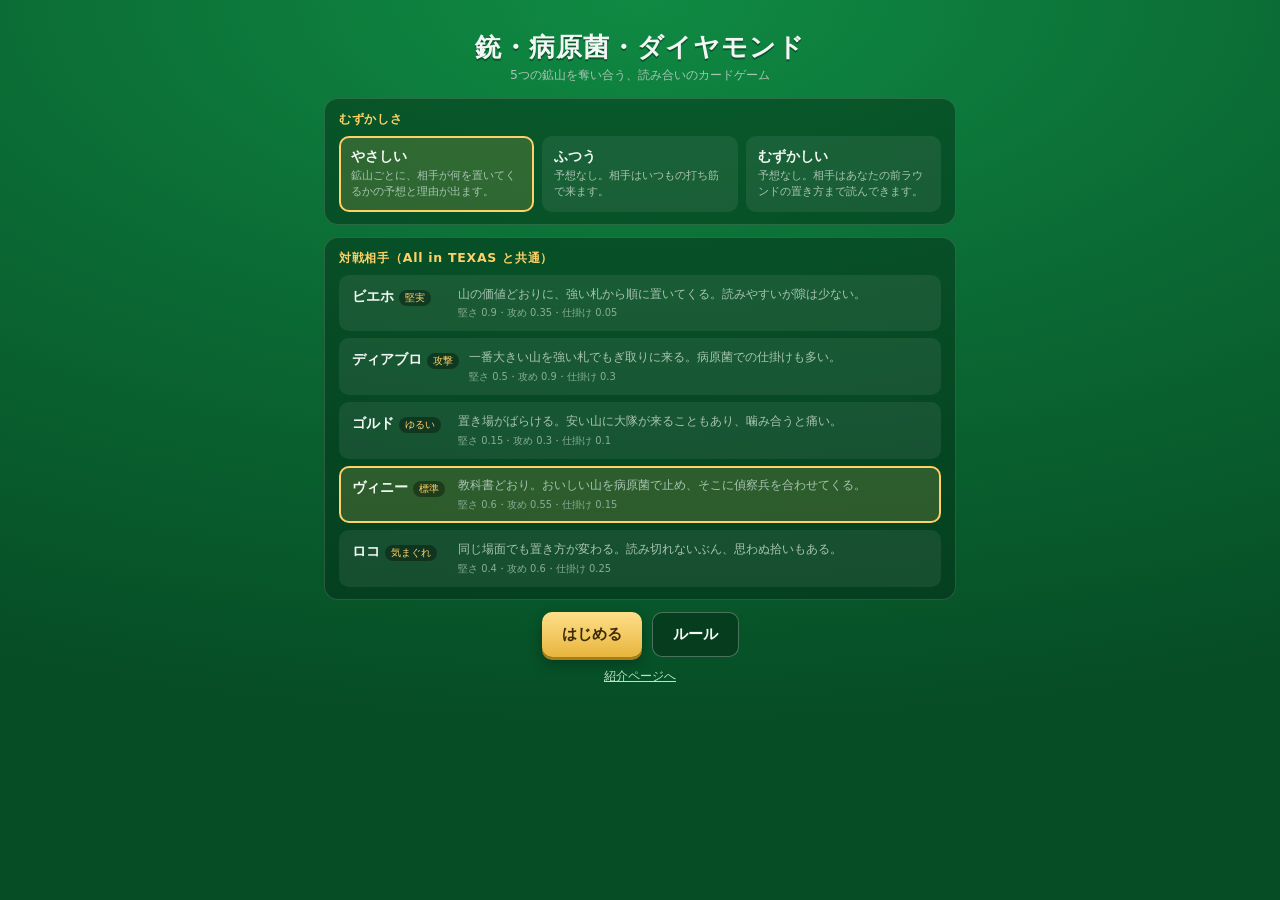
<file: app/index.html>
<!DOCTYPE html>
<html lang="ja">
<head>
<meta charset="UTF-8">
<meta name="viewport" content="width=device-width, initial-scale=1.0, maximum-scale=1, user-scalable=no">
<title>銃・病原菌・ダイヤモンド</title>
<meta name="description" content="5つの鉱山からダイヤモンドを奪い合う読み合いカードゲーム。病原菌・偵察兵・兵士の三すくみで、相手がどの鉱山に何を置くかを読み合います。">
<meta name="theme-color" content="#0b6b34">
<link rel="canonical" href="https://pikaring.github.io/guns-germs-and-diamond/app/">
<link rel="icon" href="images/icon-32.png" type="image/png">
<link rel="apple-touch-icon" href="images/icon-180.png">
<link rel="manifest" href="manifest.json">
<style>
  :root{
    --card-edge:#f4efe2;
    --card-ink:#17202a;
    --mine-bg:#17130f;
    --back-0:#8a4a1c;
    --back-1:#5d2f10;
    --gold:#ffd166;
    --ok:#8ce99a;
    --danger:#ff8f8f;
    --text:#f2f7f4;
    --muted:#a8c4b2;
  }
  *{box-sizing:border-box;}
  html,body{
    margin:0;padding:0;
    color:var(--text);
    font-family:"Hiragino Sans","Yu Gothic","Segoe UI",system-ui,-apple-system,sans-serif;
    -webkit-tap-highlight-color:transparent;
  }
  body{
    background:radial-gradient(120% 80% at 50% 0%, #0f8a43 0%, #0b6b34 45%, #064d26 100%);
    background-color:#0b6b34;
    min-height:100vh;
  }
  #app{max-width:760px;margin:0 auto;padding:10px 10px 24px;}

  button{
    font-family:inherit;cursor:pointer;border:none;border-radius:10px;
    padding:11px 20px;font-size:.95rem;font-weight:700;
    background:linear-gradient(180deg,#ffdf8a,#e8b53c);
    color:#3a2a06;
    box-shadow:0 3px 0 #a87c16, 0 6px 14px rgba(0,0,0,.3);
  }
  button:active{transform:translateY(2px);box-shadow:0 1px 0 #a87c16;}
  button:disabled{background:#4d6b58;color:#93ae9e;box-shadow:none;cursor:not-allowed;}
  button.ghost{
    background:rgba(4,40,20,.5);color:var(--text);
    border:1px solid rgba(255,255,255,.28);box-shadow:none;
  }
  button.tiny{padding:6px 12px;font-size:.74rem;border-radius:8px;}
  .btn-row{display:flex;gap:10px;justify-content:center;flex-wrap:wrap;margin-top:12px;}

  .screen[hidden]{display:none;}

  /* ======== title ======== */
  .title-wrap{max-width:640px;margin:0 auto;padding:6px 4px 20px;text-align:center;}
  .title-wrap h1{font-size:1.6rem;margin:14px 0 2px;letter-spacing:.04em;text-shadow:0 2px 0 rgba(0,0,0,.35);}
  .title-wrap .sub{color:var(--muted);font-size:.78rem;margin-bottom:14px;}
  .setup-sec{
    background:rgba(3,40,20,.45);border:1px solid rgba(255,255,255,.14);
    border-radius:14px;padding:12px 14px;margin:12px 0;text-align:left;
  }
  .setup-sec > h2{font-size:.78rem;color:var(--gold);margin:0 0 8px;letter-spacing:.06em;}
  .choices{display:flex;gap:8px;flex-wrap:wrap;}
  .choice{
    flex:1 1 30%;min-width:120px;
    background:rgba(255,255,255,.07);
    border:2px solid transparent;border-radius:10px;
    padding:9px 10px;cursor:pointer;text-align:left;
  }
  .choice:hover{background:rgba(255,255,255,.13);}
  .choice.on{border-color:var(--gold);background:rgba(255,209,102,.16);}
  .choice b{display:block;font-size:.88rem;}
  .choice span{display:block;font-size:.68rem;color:var(--muted);line-height:1.5;margin-top:2px;}
  .chars{display:flex;flex-direction:column;gap:7px;}
  .char{
    display:flex;gap:10px;align-items:flex-start;
    background:rgba(255,255,255,.07);
    border:2px solid transparent;border-radius:10px;padding:9px 11px;cursor:pointer;
  }
  .char:hover{background:rgba(255,255,255,.13);}
  .char.on{border-color:var(--gold);background:rgba(255,209,102,.16);}
  .char .who{min-width:96px;}
  .char .who b{font-size:.9rem;}
  .char .who .tag{
    display:inline-block;font-size:.62rem;margin-left:5px;padding:1px 6px;
    border-radius:999px;background:rgba(0,0,0,.35);color:var(--gold);
  }
  .char .body{flex:1;}
  .char .body .desc{font-size:.72rem;color:var(--muted);line-height:1.55;}
  .char .body .nums{font-size:.62rem;color:#87ad96;margin-top:3px;}

  /* ======== table ======== */
  .table{display:grid;grid-template-columns:auto 1fr auto;gap:6px;align-items:stretch;}
  .rail{
    writing-mode:vertical-rl;
    display:flex;align-items:center;justify-content:center;gap:10px;
    font-weight:800;letter-spacing:.2em;font-size:.84rem;
    padding:2px 1px;color:#eafff2;text-shadow:0 1px 0 rgba(0,0,0,.4);
  }
  /* 名前は縦書きのまま、得点だけは数字がまっすぐ読めるようにする */
  .rail .pts{
    writing-mode:horizontal-tb;
    letter-spacing:0;font-size:1.05rem;color:var(--gold);
    font-variant-numeric:tabular-nums;white-space:nowrap;
  }
  .rail.turn{color:var(--gold);}

  .board{display:flex;flex-direction:column;gap:5px;min-width:0;}
  .row{display:grid;grid-template-columns:repeat(5,1fr);gap:5px;}
  .row-label{
    font-size:.66rem;color:rgba(255,255,255,.7);letter-spacing:.06em;
    display:flex;justify-content:space-between;align-items:center;margin-bottom:6px;
  }
  .row-label .r{color:var(--gold);font-weight:700;}

  /* ---- physical card ---- */
  .cardslot{position:relative;}
  .pcard{
    position:relative;width:100%;aspect-ratio:5/7;
    border-radius:6px;overflow:hidden;
    background:var(--card-edge);border:1px solid #d8d2c2;
    box-shadow:0 2px 5px rgba(0,0,0,.45);color:var(--card-ink);
  }
  .pcard .art{
    position:absolute;left:5%;right:5%;top:8%;bottom:19%;
    background:#eceadf;border:1px solid #cfc9b8;overflow:hidden;
  }
  .pcard .art img{width:100%;height:100%;object-fit:contain;object-position:center 45%;display:block;}
  .pcard .cname{
    position:absolute;left:0;right:0;bottom:2%;text-align:center;
    font-size:.56rem;font-weight:800;color:#1d2630;
  }
  .pcard .pip{
    position:absolute;z-index:2;width:1.2em;height:1.2em;font-size:.62rem;
    display:flex;align-items:center;justify-content:center;
    background:#12181e;color:#fff;font-weight:800;border-radius:50%;
    box-shadow:0 0 0 1.5px #f4efe2;
  }
  .pcard .pip.tl{left:3%;top:2%;}
  .pcard .pip.br{right:3%;bottom:2%;}
  /* 病原菌と偵察兵は、外枠の色でひと目で見分けられるようにする */
  .pcard.germ{border:3px solid #35913f;}
  .pcard.germ .art{background:#e3ecdd;}
  .pcard.germ .pip{background:#2f6a36;}
  .pcard.germ .cname{color:#1d5426;}
  .pcard.scout{border:3px solid #2f74d0;}
  .pcard.scout .art{background:#e2eaf5;}
  .pcard.scout .pip{background:#2a4a78;}
  .pcard.scout .cname{color:#1b3f72;}
  .pcard.back{
    background:
      repeating-linear-gradient(45deg, rgba(0,0,0,.08) 0 4px, transparent 4px 8px),
      linear-gradient(160deg,var(--back-0),var(--back-1));
    border:1px solid #f0e6d2;
  }
  .pcard.back::after{
    content:"Diamond";
    position:absolute;inset:8% 6%;
    border:1.5px solid rgba(255,225,170,.6);border-radius:50%/40%;
    display:flex;align-items:center;justify-content:center;
    font-family:Georgia,"Times New Roman",serif;
    font-size:.58rem;letter-spacing:.06em;color:#ffe9bd;
    text-shadow:0 1px 1px rgba(0,0,0,.5);
  }
  .pcard.empty{
    background:rgba(255,255,255,.07);
    border:1.5px dashed rgba(255,255,255,.3);box-shadow:none;
  }
  .row-cpu .pcard:not(.back){transform:rotate(180deg);}
  .pcard.beaten{filter:grayscale(.55) brightness(.72);}
  .pcard.winner-you{box-shadow:0 0 0 3px var(--ok), 0 3px 8px rgba(0,0,0,.5);}
  .pcard.winner-cpu{box-shadow:0 0 0 3px var(--danger), 0 3px 8px rgba(0,0,0,.5);}

  /* ---- mine card ---- */
  .minestack{position:relative;padding-bottom:6px;}
  .minecard{
    position:relative;width:100%;aspect-ratio:5/7;
    border-radius:6px;background:var(--mine-bg);
    border:1px solid #efe7d6;box-shadow:0 2px 6px rgba(0,0,0,.5);
    color:#f6f1e4;overflow:hidden;
  }
  .minecard.stacked{position:absolute;left:0;top:0;}
  .minecard .mtitle{
    position:absolute;left:0;right:0;top:52%;text-align:center;
    font-size:.46rem;letter-spacing:.02em;color:#efe7d6;
  }
  .minecard svg.mtn{position:absolute;left:18%;top:14%;width:64%;}
  .minecard .pips{
    position:absolute;left:8%;right:8%;bottom:7%;
    display:flex;flex-wrap:wrap;gap:1px;justify-content:center;
    font-size:.52rem;color:#bfe9ff;line-height:1;
  }
  .minecard .mpip{position:absolute;z-index:2;font-size:.56rem;font-weight:800;color:#fff;}
  .minecard .mpip.tl{left:5%;top:2%;}
  .minecard .mpip.br{right:5%;bottom:2%;transform:rotate(180deg);}
  .mine-total{
    text-align:center;font-size:.76rem;font-weight:800;color:var(--gold);
    font-variant-numeric:tabular-nums;margin-top:3px;min-height:1.1em;line-height:1.25;
  }
  .minewrap.won-you .minecard{border-color:var(--ok);box-shadow:0 0 0 3px var(--ok), 0 3px 8px rgba(0,0,0,.5);}
  .minewrap.won-cpu .minecard{border-color:var(--danger);box-shadow:0 0 0 3px var(--danger), 0 3px 8px rgba(0,0,0,.5);}
  .minewrap.tied .minecard{border-color:var(--gold);box-shadow:0 0 0 3px var(--gold), 0 3px 8px rgba(0,0,0,.5);}
  .minewrap.gone .minecard{border-color:#9aa7a0;box-shadow:0 2px 6px rgba(0,0,0,.5);}
  .minewrap.gone{opacity:.55;}

  /* ---- 5) 鉱山の下の Win / Lose / Draw ---- */
  .verdict{
    text-align:center;font-size:.66rem;font-weight:800;letter-spacing:.1em;
    min-height:1.2em;margin-bottom:2px;line-height:1.25;
  }
  .verdict.win{color:var(--ok);}
  .verdict.lose{color:var(--danger);}
  .verdict.draw{color:var(--gold);}
  .verdict.gone{color:#9aa7a0;}

  .predict{
    font-size:.6rem;line-height:1.25;color:#0e2b18;
    background:rgba(255,236,170,.92);border-radius:5px;
    padding:2px 3px;margin-bottom:3px;text-align:center;
    min-height:2.7em;display:flex;align-items:center;justify-content:center;
    flex-direction:column;overflow:hidden;
  }
  .predict b{display:block;color:#5a3a00;font-size:1.05em;}

  /* ---- hand ---- */
  .hand-area{margin-top:8px;}
  .hand{display:grid;grid-template-columns:repeat(5,1fr);gap:5px;max-width:520px;margin:0 auto;}
  .hand .cardslot{cursor:pointer;transition:transform .1s ease;}
  .hand .cardslot:hover{transform:translateY(-5px);}
  .hand .cardslot.used{opacity:.22;cursor:default;transform:none;}

  .reasons{
    background:rgba(3,40,20,.5);border:1px solid rgba(255,255,255,.14);
    border-radius:10px;padding:8px 11px;margin-top:9px;
    font-size:.71rem;line-height:1.7;color:#e7f5ec;
  }
  .reasons h3{margin:0 0 3px;font-size:.68rem;color:var(--gold);letter-spacing:.06em;}
  .reasons .line b{color:var(--gold);}
  .log{
    background:rgba(0,0,0,.28);border-radius:10px;padding:7px 11px;
    font-size:.7rem;color:#cfe8d8;max-height:72px;overflow-y:auto;
    margin-top:9px;line-height:1.7;
  }
  .log .me{color:var(--ok);}
  .log .cpu{color:#ffc9c9;}
  .log .tie{color:var(--gold);}

  .overlay{
    position:fixed;inset:0;z-index:60;background:rgba(3,22,12,.92);
    display:flex;align-items:center;justify-content:center;padding:18px;
  }
  .overlay[hidden]{display:none;}
  .sheet{
    background:#0b5c2f;border:1px solid rgba(255,255,255,.2);
    border-radius:14px;padding:18px 20px;max-width:520px;width:100%;
    max-height:86vh;overflow-y:auto;font-size:.85rem;line-height:1.8;
  }
  .sheet h2{margin:0 0 8px;font-size:1rem;color:var(--gold);}
  .sheet table{width:100%;border-collapse:collapse;font-size:.8rem;margin:6px 0;}
  .sheet td,.sheet th{padding:4px 6px;border-bottom:1px solid rgba(255,255,255,.2);text-align:left;}
  .sheet .end-msg{font-size:1.45rem;font-weight:800;text-align:center;margin:2px 0 4px;}
  .sheet .end-msg.win{color:var(--ok);}
  .sheet .end-msg.lose{color:var(--danger);}
  .sheet .end-msg.draw{color:var(--gold);}
  .sheet .end-score{text-align:center;color:#d7ecdf;margin-bottom:6px;}

  @media (max-width:540px){
    .rail{letter-spacing:.1em;font-size:.7rem;}
    .pcard .cname{font-size:.44rem;}
    .predict{font-size:.52rem;}
    .minecard .mtitle{font-size:.38rem;}
  }
</style>
</head>
<body>
<div id="app">

  <!-- ================= TITLE ================= -->
  <section id="screen-title" class="screen">
    <div class="title-wrap">
      <h1>銃・病原菌・ダイヤモンド</h1>
      <div class="sub">5つの鉱山を奪い合う、読み合いのカードゲーム</div>

      <div class="setup-sec">
        <h2>むずかしさ</h2>
        <div class="choices" id="diff-choices"></div>
      </div>

      <div class="setup-sec">
        <h2>対戦相手（All in TEXAS と共通）</h2>
        <div class="chars" id="char-choices"></div>
      </div>

      <div class="btn-row">
        <button id="btn-start">はじめる</button>
        <button id="btn-rules-title" class="ghost">ルール</button>
      </div>
      <div class="btn-row">
        <a href="../" style="color:#bfe0cb;font-size:.72rem;">紹介ページへ</a>
      </div>
    </div>
  </section>

  <!-- ================= GAME ================= -->
  <section id="screen-game" class="screen" hidden>
    <div class="row-label">
      <span>ラウンド <span class="r" id="round-no">1</span> / 3</span>
      <span>
        <button id="btn-rules" class="ghost tiny">ルール</button>
        <button id="btn-quit" class="ghost tiny">やめる</button>
      </span>
    </div>

    <div class="table">
      <div class="rail cpu" id="rail-cpu"></div>
      <div class="board">
        <div class="row row-cpu" id="row-cpu"></div>
        <div class="row row-mines" id="row-mines"></div>
        <div class="row row-you" id="row-you"></div>
      </div>
      <div class="rail you" id="rail-you"></div>
    </div>

    <div class="hand-area" id="hand-area">
      <div id="hand" class="hand"></div>
    </div>

    <div class="btn-row">
      <button id="btn-clear" class="ghost">置きなおす</button>
      <button id="btn-confirm" disabled>これで決める</button>
      <button id="btn-next" hidden>次のラウンドへ</button>
      <button id="btn-result" hidden>結果を見る</button>
    </div>

    <div class="reasons" id="reasons" hidden></div>
    <div class="log" id="log"></div>
  </section>
</div>

<div id="rules-overlay" class="overlay" hidden>
  <div class="sheet">
    <h2>ルール</h2>
    <p>お互い同じ5枚の手札を持ちます。</p>
    <table>
      <tr><th>カード</th><th>強さ</th></tr>
      <tr><td>0 病原菌 <span style="color:#a8c4b2">Germs</span></td><td>偵察兵以外の全カードと引き分け。偵察兵には負ける。</td></tr>
      <tr><td>1 偵察兵 <span style="color:#a8c4b2">Scout</span></td><td>病原菌には勝つが、2〜4の兵士には負ける。</td></tr>
      <tr><td>2 歩兵隊 <span style="color:#a8c4b2">Infantry</span></td><td rowspan="3">数字が大きい方が勝ち。同数は引き分け。</td></tr>
      <tr><td>3 機銃兵 <span style="color:#a8c4b2">Gunners</span></td></tr>
      <tr><td>4 大隊 <span style="color:#a8c4b2">Battalion</span></td></tr>
    </table>
    <p>
      場には産出量の違う5つの鉱山が、左から 💎1・2・3・4・5 の順に並びます。
      毎ラウンド、手札を配り直して5つの鉱山すべてに1枚ずつ伏せ、左から順にオープン。
      強いカードを出した方がその鉱山のダイヤモンドを獲得します。
    </p>
    <p>
      鉱山は毎ラウンド復活します。取られた鉱山には同じ産出量のカードが1枚 配り直され、
      引き分けだった鉱山はカードが積み重なります（💎4が引き分けなら次は💎4が2枚で8点）。
    </p>
    <p>全3ラウンド。最後まで引き分けだった鉱山は誰の手にも渡りません。合計が多い方の勝ちです。</p>
    <div class="btn-row"><button id="btn-rules-close">閉じる</button></div>
  </div>
</div>

<div id="end-overlay" class="overlay" hidden>
  <div class="sheet">
    <div class="end-msg" id="end-msg">-</div>
    <div class="end-score" id="end-score">-</div>
    <div id="end-note" style="text-align:center;color:#cde7d6;font-size:.78rem;"></div>
    <div class="btn-row">
      <button id="btn-again">同じ相手ともう一度</button>
      <button id="btn-back-title" class="ghost">相手を変える</button>
    </div>
  </div>
</div>

<script>
(function(){
  "use strict";

  var $ = function(id){ return document.getElementById(id); };
  var esc = function(s){ return String(s).replace(/[&<>"]/g, function(c){
    return ({'&':'&amp;','<':'&lt;','>':'&gt;','"':'&quot;'})[c]; }); };

  /* ================= カード定義 ================= */
  // カード名は絵に合わせる。カード上で折り返さないよう3文字まで
  var CARDS = {
    0:{ label:'0', jp:'病原菌',     en:'Germs',     cls:'germ',  image:'images/card-germ.png' },
    1:{ label:'1', jp:'偵察兵',     en:'Scout',     cls:'scout', image:'images/card-scout.png' },
    2:{ label:'2', jp:'歩兵隊',     en:'Infantry',  cls:'',      image:'images/card-soldier2.png' },
    3:{ label:'3', jp:'機銃兵',     en:'Gunners',   cls:'',      image:'images/card-soldier3.png' },
    4:{ label:'4', jp:'大隊',       en:'Battalion', cls:'',      image:'images/card-soldier4.png' }
  };
  var MINE_VALUES = [1,2,3,4,5];
  var MAX_ROUNDS = 3;

  function cardName(v){ return CARDS[v].jp + '(' + v + ')'; }

  function preloadArt(onChange){
    Object.keys(CARDS).forEach(function(k){
      var t = CARDS[k];
      var img = new Image();
      img.onload = function(){ t.ready = true; onChange(); };
      img.onerror = function(){ t.ready = false; };
      img.src = t.image;
    });
  }

  // 1 = a の勝ち / -1 = b の勝ち / 0 = 引き分け
  function compareCards(a,b){
    if (a===b) return 0;
    if (a===0 && b===1) return -1;
    if (a===1 && b===0) return 1;
    if (a===0 || b===0) return 0;   // 病原菌は 2/3/4 と引き分け
    return a>b ? 1 : -1;
  }

  /* ================= 対戦相手（All in TEXAS と共通） =================
   * tight … 山の価値どおりに置く度合い（高いほどセオリー通りで読みやすい）
   * aggr  … 大きい山を強い札で取りに来る度合い
   * bluff … 仕掛け（意外な置き方）の頻度
   */
  var PERSONAS = [
    { id:'viejo',  name:'ビエホ',     tag:'堅実',     tight:0.9,  aggr:0.35, bluff:0.05,
      desc:'山の価値どおりに、強い札から順に置いてくる。読みやすいが隙は少ない。' },
    { id:'diablo', name:'ディアブロ', tag:'攻撃',     tight:0.5,  aggr:0.90, bluff:0.30,
      desc:'一番大きい山を強い札でもぎ取りに来る。病原菌での仕掛けも多い。' },
    { id:'gordo',  name:'ゴルド',     tag:'ゆるい',   tight:0.15, aggr:0.30, bluff:0.10,
      desc:'置き場がばらける。安い山に大隊が来ることもあり、噛み合うと痛い。' },
    { id:'vinny',  name:'ヴィニー',   tag:'標準',     tight:0.6,  aggr:0.55, bluff:0.15,
      desc:'教科書どおり。おいしい山を病原菌で止め、そこに偵察兵を合わせてくる。' },
    { id:'loco',   name:'ロコ',       tag:'気まぐれ', tight:0.4,  aggr:0.60, bluff:0.25,
      desc:'同じ場面でも置き方が変わる。読み切れないぶん、思わぬ拾いもある。' }
  ];

  var DIFFS = [
    { id:'easy',   name:'やさしい',   sharp:0.55, hints:true,
      desc:'鉱山ごとに、相手が何を置いてくるかの予想と理由が出ます。' },
    { id:'normal', name:'ふつう',     sharp:1.0,  hints:false,
      desc:'予想なし。相手はいつもの打ち筋で来ます。' },
    { id:'hard',   name:'むずかしい', sharp:1.5,  hints:false, reads:true,
      desc:'予想なし。相手はあなたの前ラウンドの置き方まで読んできます。' }
  ];

  /* ================= 相手の思考ルーチン =================
   * planAssignment(persona, mines, round, opts)
   *   -> { assign:{mineId:card}, reasons:{mineId:text} }
   * opts.rng    乱数（予想表示のときは 0.5 固定＝ぶれなし）
   * opts.sharp  むずかしさ。高いほどぶれが減る
   * opts.reads  あなたの過去の置き方を読むか（むずかしいのみ）
   */
  function planAssignment(p, mines, round, opts){
    opts = opts || {};
    var rng = opts.rng || Math.random;
    var sharp = opts.sharp || 1;
    var history = opts.history || [];
    var lastRound = round >= MAX_ROUNDS;

    // 山を「おいしい順」に並べる（同額なら産出量の大きい方、次に左から）
    var pool = mines.slice().sort(function(a,b){
      return (b.pot - a.pot) || (b.base - a.base) || (a.id - b.id);
    });
    var assign = {}, reasons = {};
    function take(mine, card, why){
      if (!mine) return;
      assign[mine.id] = card;
      reasons[mine.id] = why;
      pool = pool.filter(function(m){ return m.id !== mine.id; });
    }
    function used(card){
      for (var k in assign){ if (assign[k] === card) return true; }
      return false;
    }
    var trick = p.bluff / sharp;         // 仕掛けの起こりやすさ
    var slop = (1 - p.tight) * 0.8 / sharp;  // 価値の順番から外れる度合い

    // ---- あなたの癖の読み（むずかしいモードのみ） ----
    var read = null;
    if (opts.reads && history.length){
      var counts = {};
      history.forEach(function(v){ counts[v] = (counts[v]||0) + 1; });
      var best = null;
      Object.keys(counts).forEach(function(k){
        if (best === null || counts[k] > counts[best]) best = k;
      });
      // 癖がはっきりしているほど読みに来る（多くても8割）
      if (best !== null && rng() < Math.min(0.8, 0.3 + 0.25 * counts[best])) read = Number(best);
    }

    /* ---- まず「一番おいしい山を、どの札で狙うか」を決める ---- */
    var top = pool[0];
    if (top){
      if (read === 4){
        take(top, 0, 'あなたが大きい山へ大隊を置く癖を読んで、病原菌で引き分けに持ち込みにきている。');
      } else if (read === 0){
        take(top, 1, 'あなたが病原菌で止めに来ると読んで、偵察兵を合わせにきている。');
      } else if (read === 1){
        take(top, 4, 'あなたが偵察兵を張る癖を読んで、大隊で正面から踏み潰しにきている。');
      } else if (!lastRound && rng() < trick){
        take(top, 0, '一番おいしい山を病原菌で止める仕掛け。引き分けなら次のラウンドに積み増しされる。');
      } else if (rng() < 0.12 + (1 - p.aggr) * 0.25 / sharp){
        take(top, 1, '一番おいしい山に偵察兵で探り。あなたが病原菌なら総取り、兵士が来たら捨て札になる賭け。');
      } else if (rng() < 0.35 + p.aggr * 0.6){
        take(top, 4, '一番おいしい山を大隊で正面から取りに来ている。');
      } else {
        take(top, 3, '一番おいしい山へは機銃兵。大隊は別の山に回している。');
      }
    }

    /* ---- 病原菌(0)：引き分けを作って山を止める札 ---- */
    if (!used(0) && pool.length){
      if (lastRound){
        var dump = (pool.length > 1 && rng() > 0.75) ? pool[pool.length-2] : pool[pool.length-1];
        take(dump, 0,
          '最終ラウンドは引き分けても山が消えるだけ。病原菌は安い山へ逃がしてくる。');
      } else if (p.tight < 0.3 && pool.length > 1){
        take(pool[Math.floor(rng()*pool.length)], 0,
          '置き場がばらつく相手。病原菌の行き先も読みづらい。');
      } else if (rng() < slop && pool.length > 1){
        take(pool[1], 0, '病原菌は少し外して置いてきた。');
      } else {
        take(pool[0], 0, '残ったなかで一番おいしい山を病原菌で止めて、取りこぼしを減らしにくる。');
      }
    }

    /* ---- 偵察兵(1)：相手の病原菌を狩る札 ---- */
    if (!used(1) && pool.length){
      if (rng() < 0.2 + p.aggr * 0.4 / sharp){
        take(pool[0], 1, '残ったなかで高い山に偵察兵。病原菌で止めに来るなら総取りできる。');
      } else if (p.tight > 0.7){
        take(pool[pool.length-1], 1, '堅実な相手。偵察兵は負けても痛くない安い山へ置く。');
      } else {
        take(pool[Math.floor(rng()*pool.length)], 1, '偵察兵の置き場は気分次第。');
      }
    }

    /* ---- 残った兵士：強い札をおいしい山へ ---- */
    var soldiers = [4,3,2].filter(function(v){ return !used(v); });
    var order = pool.slice();
    if (rng() < slop && order.length > 1){
      var i = Math.floor(rng()*order.length), j = Math.floor(rng()*order.length);
      var t = order[i]; order[i] = order[j]; order[j] = t;
    }
    order.forEach(function(m, idx){
      var card = soldiers[idx];
      if (card === undefined) return;
      var why;
      if (idx === 0){
        why = (card === 4)
          ? '残った山のうち一番おいしいここへ大隊。'
          : cardName(card) + 'をここへ。山の価値なりの札。';
      } else if (idx === order.length - 1){
        why = '安い山は軽い札で流してくる。';
      } else {
        why = '山の価値なりの札。噛み合えば取られる。';
      }
      take(m, card, why);
    });

    // 埋まらなかった山の保険
    mines.forEach(function(m){
      if (!(m.id in assign)){
        for (var v=0; v<=4; v++){
          if (!used(v)){ assign[m.id] = v; reasons[m.id] = '余った札。'; break; }
        }
      }
    });
    return { assign: assign, reasons: reasons };
  }

  /* ================= 状態 ================= */
  var settings = { diff:'easy', persona:'vinny' };
  var state = null;

  function personaById(id){
    for (var i=0;i<PERSONAS.length;i++){ if (PERSONAS[i].id === id) return PERSONAS[i]; }
    return PERSONAS[3];
  }
  function diffById(id){
    for (var i=0;i<DIFFS.length;i++){ if (DIFFS[i].id === id) return DIFFS[i]; }
    return DIFFS[0];
  }

  function newGame(){
    state = {
      persona: personaById(settings.persona),
      diff: diffById(settings.diff),
      mines: MINE_VALUES.map(function(v,i){
        return { id:i, base:v, pot:v, result:null, taken:false };
      }),
      round: 1,
      youScore: 0,
      cpuScore: 0,
      hand: [0,1,2,3,4],
      assign: {},
      cpuAssign: {},
      predict: null,
      history: [],
      phase: 'assign',
      revealIndex: 0
    };
    $('log').innerHTML = '';
    $('end-overlay').hidden = true;
    makePrediction();
    renderAll();
  }

  // 相手の思考ルーチンを「ぶれなし」で走らせたものを予想として見せる
  function makePrediction(){
    if (!state.diff.hints){ state.predict = null; return; }
    state.predict = planAssignment(state.persona, state.mines, state.round, {
      rng: function(){ return 0.5; },
      sharp: state.diff.sharp,
      reads: state.diff.reads,
      history: state.history
    });
  }

  function cpuDecide(){
    state.cpuAssign = planAssignment(state.persona, state.mines, state.round, {
      rng: Math.random,
      sharp: state.diff.sharp,
      reads: state.diff.reads,
      history: state.history
    }).assign;
  }

  /* ================= 描画 ================= */
  function log(text, cls){
    var d = document.createElement('div');
    d.className = cls || '';
    d.textContent = text;
    $('log').appendChild(d);
    $('log').scrollTop = $('log').scrollHeight;
  }

  var MTN_SVG = '<svg class="mtn" viewBox="0 0 100 62" aria-hidden="true">' +
    '<polygon points="50,4 88,58 12,58" fill="#f4f1e6"/>' +
    '<polygon points="50,4 63,22 56,27 50,20 44,28 37,22" fill="#cdd6dd"/>' +
    '<polygon points="12,58 32,30 50,58" fill="#e4e0d2"/>' +
    '</svg>';

  function cardEl(value, faceUp, extraClass){
    var el = document.createElement('div');
    if (!faceUp){
      // 伏せ札。中身が決まっていなくても「置いてある」ように見せる
      el.className = 'pcard back' + (extraClass ? ' ' + extraClass : '');
      return el;
    }
    if (value === undefined || value === null){
      el.className = 'pcard empty';
      return el;
    }
    var t = CARDS[value];
    el.className = 'pcard' + (t.cls ? ' ' + t.cls : '') + (extraClass ? ' ' + extraClass : '');
    el.innerHTML =
      '<span class="pip tl">' + t.label + '</span>' +
      '<div class="art">' + (t.ready ? '<img src="' + t.image + '" alt="">' : '') + '</div>' +
      '<div class="cname">' + esc(t.jp) + '</div>' +
      '<span class="pip br">' + t.label + '</span>';
    return el;
  }

  function mineEl(m){
    var count = Math.round(m.pot / m.base);
    var wrap = document.createElement('div');
    wrap.className = 'minewrap' +
      (m.result === 'you' ? ' won-you' : m.result === 'cpu' ? ' won-cpu' :
       m.result === 'tie' ? ' tied' : m.result === 'gone' ? ' gone' : '');

    var pips = '';
    for (var i=0;i<m.base;i++){ pips += '◆'; }
    var inner = '<span class="mpip tl">💎' + m.base + '</span>' + MTN_SVG +
      '<div class="mtitle">Diamond Mine</div>' +
      '<div class="pips">' + pips + '</div>' +
      '<span class="mpip br">💎' + m.base + '</span>';

    var verdict = document.createElement('div');
    verdict.className = 'verdict' +
      (m.result === 'you' ? ' win' : m.result === 'cpu' ? ' lose' :
       m.result === 'tie' ? ' draw' : m.result === 'gone' ? ' gone' : '');
    verdict.textContent = m.result === 'you' ? 'WIN' : m.result === 'cpu' ? 'LOSE' :
      m.result === 'tie' ? 'DRAW' : m.result === 'gone' ? 'DRAW' : '';
    wrap.appendChild(verdict);

    var stack = document.createElement('div');
    stack.className = 'minestack';
    // 引き分けで積み増された枚数ぶん、少しずらして重ねる。
    // 右端の鉱山だけは内側（左）へずらして、脇の名前欄に重ならないようにする。
    var dir = (m.id === MINE_VALUES.length - 1) ? -1 : 1;
    for (var k = count - 1; k >= 1; k--){
      var s = document.createElement('div');
      s.className = 'minecard stacked';
      s.style.transform = 'translate(' + (dir*k*6) + 'px,' + (k*4) + 'px) rotate(' + (dir*k*3.5) + 'deg)';
      s.innerHTML = inner;
      stack.appendChild(s);
    }
    var base = document.createElement('div');
    base.className = 'minecard';
    base.innerHTML = inner;
    stack.appendChild(base);
    wrap.appendChild(stack);

    var total = document.createElement('div');
    total.className = 'mine-total';
    // 積み増しは盤面の重なりで分かるので、数字は合計だけ
    total.textContent = '💎' + m.pot;
    wrap.appendChild(total);
    return wrap;
  }

  function renderRails(){
    var yourTurn = state.phase === 'assign';
    $('rail-cpu').className = 'rail cpu' + (yourTurn ? '' : ' turn');
    $('rail-cpu').innerHTML = '▲' + esc(state.persona.name) + '<span class="pts">◆' + state.cpuScore + '</span>';
    $('rail-you').className = 'rail you' + (yourTurn ? ' turn' : '');
    $('rail-you').innerHTML = '△あなた<span class="pts">◆' + state.youScore + '</span>';
  }

  function renderBoard(){
    var rowCpu = $('row-cpu'), rowMines = $('row-mines'), rowYou = $('row-you');
    rowCpu.innerHTML = ''; rowMines.innerHTML = ''; rowYou.innerHTML = '';
    var assigning = state.phase === 'assign';

    state.mines.forEach(function(m){
      var cpuExtra = '', youExtra = '';
      if (m.result === 'you'){ cpuExtra = 'beaten'; youExtra = 'winner-you'; }
      else if (m.result === 'cpu'){ youExtra = 'beaten'; cpuExtra = 'winner-cpu'; }

      // 相手の札（オープンまで裏向き。やさしいのときは予想を上に出す）
      var cpuCell = document.createElement('div');
      cpuCell.className = 'cardslot';
      if (state.predict && assigning){
        var pv = state.predict.assign[m.id];
        var pr = document.createElement('div');
        pr.className = 'predict';
        pr.innerHTML = '予想<b>' + pv + '　' + esc(CARDS[pv].jp) + '</b>';
        cpuCell.appendChild(pr);
      }
      cpuCell.appendChild(cardEl(state.cpuAssign[m.id], !!m.result, cpuExtra));

      rowCpu.appendChild(cpuCell);

      // 鉱山
      rowMines.appendChild(mineEl(m));

      // 自分の札（つねに表向き）
      var youCell = document.createElement('div');
      youCell.className = 'cardslot';
      youCell.appendChild(cardEl(state.assign[m.id], true, youExtra));
      if (assigning && (m.id in state.assign)){
        youCell.style.cursor = 'pointer';
        youCell.addEventListener('click', function(){ takeBack(m.id); });
      }
      rowYou.appendChild(youCell);
    });
  }

  function renderHand(){
    var wrap = $('hand');
    wrap.innerHTML = '';
    // 配置が終わったあとは手札を下げる（札はすべて卓の上にある）
    $('hand-area').hidden = state.phase !== 'assign';
    if (state.phase !== 'assign') return;
    var used = Object.keys(state.assign).map(function(k){ return state.assign[k]; });
    state.hand.forEach(function(v){
      var isUsed = used.indexOf(v) !== -1;
      var cell = document.createElement('div');
      cell.className = 'cardslot' + (isUsed ? ' used' : '');
      cell.appendChild(cardEl(v, true));
      if (!isUsed && state.phase === 'assign'){
        cell.addEventListener('click', function(){ placeLeftmost(v); });
      }
      wrap.appendChild(cell);
    });
  }

  function renderReasons(){
    var box = $('reasons');
    if (!state.predict || state.phase !== 'assign'){ box.hidden = true; return; }
    var pre = state.predict;
    var lines = state.mines.map(function(m){
      var v = pre.assign[m.id];
      return '<div class="line">鉱山' + (m.id+1) + '（💎' + m.pot + '）→ <b>' +
        esc(cardName(v)) + '</b>：' + esc(pre.reasons[m.id] || '') + '</div>';
    }).join('');
    box.innerHTML = '<h3>' + esc(state.persona.name) + 'はこう置いてきそう</h3>' + lines +
      '<div class="line" style="color:#a8c4b2">※ あくまで予想です。仕掛けてくることもあります。</div>';
    box.hidden = false;
  }

  function renderButtons(){
    var need = state.mines.length;
    var placed = Object.keys(state.assign).length;
    var assigning = state.phase === 'assign';

    $('btn-clear').hidden = !assigning;
    $('btn-confirm').hidden = !assigning;
    $('btn-confirm').disabled = !(assigning && placed === need);
    $('btn-next').hidden = !(state.phase === 'round-end' && state.round < MAX_ROUNDS);
    $('btn-result').hidden = !(state.phase === 'round-end' && state.round >= MAX_ROUNDS);
  }

  function renderAll(){
    if (!state) return;
    $('round-no').textContent = state.round;
    renderRails();
    renderBoard();
    renderHand();
    renderReasons();
    renderButtons();
  }

  /* ================= 操作 ================= */
  function placeLeftmost(value){
    if (state.phase !== 'assign') return;
    var target = state.mines.filter(function(m){ return !(m.id in state.assign); })[0];
    if (!target) return;
    state.assign[target.id] = value;
    renderBoard(); renderHand(); renderButtons();
  }

  function takeBack(mineId){
    if (state.phase !== 'assign') return;
    if (mineId in state.assign) delete state.assign[mineId];
    renderBoard(); renderHand(); renderButtons();
  }

  $('btn-clear').addEventListener('click', function(){
    state.assign = {};
    renderAll();
  });

  $('btn-confirm').addEventListener('click', function(){
    // むずかしいモードの読み用に、一番おいしい山へ置いた札を覚えておく
    var top = state.mines.slice().sort(function(a,b){
      return (b.pot - a.pot) || (b.base - a.base) || (a.id - b.id);
    })[0];
    if (top && (top.id in state.assign)) state.history.push(state.assign[top.id]);

    // 決めたらそのまま左から順にめくる
    cpuDecide();
    state.phase = 'reveal';
    state.revealIndex = 0;
    renderAll();
    revealNext();
  });

  $('btn-next').addEventListener('click', startNextRound);
  $('btn-result').addEventListener('click', showEnd);
  $('btn-again').addEventListener('click', function(){ newGame(); });
  $('btn-back-title').addEventListener('click', function(){
    $('end-overlay').hidden = true;
    showTitle();
  });
  $('btn-quit').addEventListener('click', showTitle);

  $('btn-rules').addEventListener('click', function(){ $('rules-overlay').hidden = false; });
  $('btn-rules-title').addEventListener('click', function(){ $('rules-overlay').hidden = false; });
  $('btn-rules-close').addEventListener('click', function(){ $('rules-overlay').hidden = true; });

  /* ================= オープン ================= */
  function revealNext(){
    if (state.revealIndex >= state.mines.length){ finishRound(); return; }
    var m = state.mines[state.revealIndex];
    var mine = '鉱山' + (m.id+1);
    var you = state.assign[m.id], cpu = state.cpuAssign[m.id];
    var cmp = compareCards(you, cpu);

    // 鉱山は盤から消えない。取られた山は翌ラウンドに1枚 配り直し、
    // 引き分けた山はこの場でもう1枚ぶん積み増しされる。
    if (cmp > 0){
      state.youScore += m.pot; m.result = 'you'; m.taken = true;
      log(mine + ' ▸ あなた +💎' + m.pot + '（' + cardName(you) + ' > ' + cardName(cpu) + '）', 'me');
    } else if (cmp < 0){
      state.cpuScore += m.pot; m.result = 'cpu'; m.taken = true;
      log(mine + ' ▸ ' + state.persona.name + ' +💎' + m.pot + '（' + cardName(cpu) + ' > ' + cardName(you) + '）', 'cpu');
    } else {
      m.pot += m.base; m.result = 'tie';
      log(mine + ' ▸ 引き分け → 💎' + m.pot, 'tie');
    }

    state.revealIndex++;
    renderRails();
    renderBoard();
    setTimeout(revealNext, 820);
  }

  function finishRound(){
    if (state.round >= MAX_ROUNDS){
      state.mines.forEach(function(m){ if (m.result === 'tie') m.result = 'gone'; });
    }
    state.phase = 'round-end';
    renderBoard();
    renderButtons();
    renderReasons();
  }

  function startNextRound(){
    state.round++;
    state.hand = [0,1,2,3,4];
    state.assign = {};
    state.cpuAssign = {};
    state.mines.forEach(function(m){
      if (m.taken){ m.pot = m.base; }   // 取られた山は産出量1枚ぶんから復活
      m.taken = false;
      m.result = null;
    });
    state.phase = 'assign';
    makePrediction();
    renderAll();
  }

  function showEnd(){
    var msg = $('end-msg'), you = state.youScore, cpu = state.cpuScore;
    if (you === cpu){ msg.textContent = '引き分け！'; msg.className = 'end-msg draw'; }
    else if (you > cpu){ msg.textContent = 'あなたの勝ち！ 🎉'; msg.className = 'end-msg win'; }
    else { msg.textContent = state.persona.name + 'の勝ち…'; msg.className = 'end-msg lose'; }
    $('end-score').textContent = 'あなた ◆' + you + '　対　' + state.persona.name + ' ◆' + cpu;
    $('end-note').textContent = 'むずかしさ：' + state.diff.name + '／相手：' +
      state.persona.name + '（' + state.persona.tag + '）';
    $('end-overlay').hidden = false;
  }

  /* ================= タイトル ================= */
  function renderTitleChoices(){
    $('diff-choices').innerHTML = DIFFS.map(function(d){
      return '<div class="choice' + (settings.diff === d.id ? ' on' : '') + '" data-diff="' + d.id + '">' +
        '<b>' + esc(d.name) + '</b><span>' + esc(d.desc) + '</span></div>';
    }).join('');
    $('char-choices').innerHTML = PERSONAS.map(function(c){
      return '<div class="char' + (settings.persona === c.id ? ' on' : '') + '" data-persona="' + c.id + '">' +
        '<div class="who"><b>' + esc(c.name) + '</b><span class="tag">' + esc(c.tag) + '</span></div>' +
        '<div class="body"><div class="desc">' + esc(c.desc) + '</div>' +
        '<div class="nums">堅さ ' + c.tight + '・攻め ' + c.aggr + '・仕掛け ' + c.bluff + '</div></div></div>';
    }).join('');

    Array.prototype.forEach.call($('diff-choices').children, function(el){
      el.addEventListener('click', function(){
        settings.diff = el.getAttribute('data-diff');
        renderTitleChoices();
      });
    });
    Array.prototype.forEach.call($('char-choices').children, function(el){
      el.addEventListener('click', function(){
        settings.persona = el.getAttribute('data-persona');
        renderTitleChoices();
      });
    });
  }

  function showTitle(){
    $('screen-game').hidden = true;
    $('screen-title').hidden = false;
    renderTitleChoices();
  }

  $('btn-start').addEventListener('click', function(){
    $('screen-title').hidden = true;
    $('screen-game').hidden = false;
    newGame();
  });

  preloadArt(function(){ if (state && !$('screen-game').hidden) renderAll(); });
  showTitle();

})();
</script>
</body>
</html>
</file>
